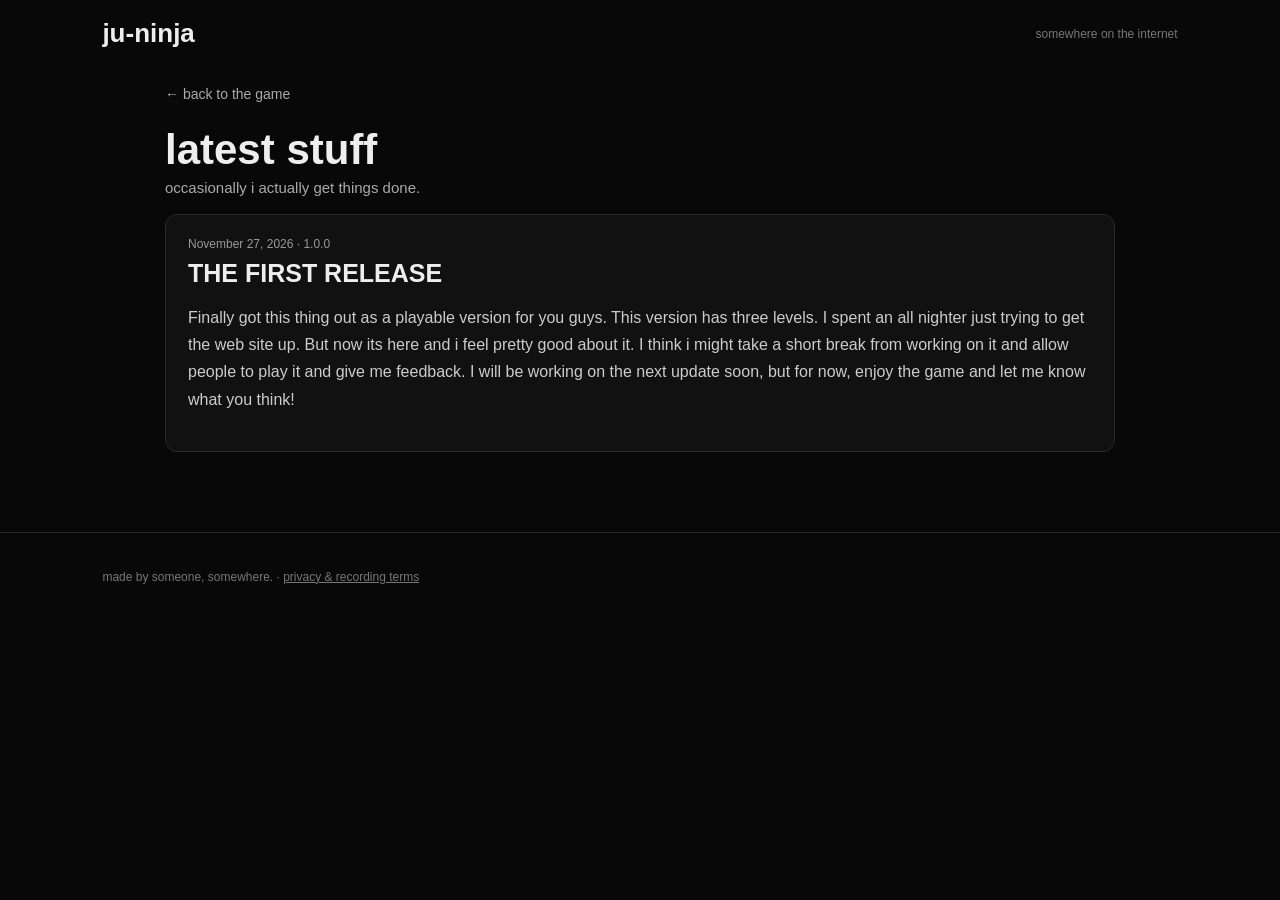
<file: devlog.html>
<!DOCTYPE html>
<html lang="en">
<head>
    <meta charset="UTF-8">
    <meta name="viewport" content="width=device-width, initial-scale=1.0">
    <title>devlog · ju-ninja</title>
    <link rel="stylesheet" href="style.css">
</head>
<body>
    <header>
        <a class="wordmark" href="index.html">ju-ninja</a>
        <span>somewhere on the internet</span>
    </header>
    <main>
        <a class="log-back" href="index.html">← back to the game</a>
        <section class="introduction">
            <h1>latest stuff</h1>
            <p>occasionally i actually get things done.</p>
        </section>
        <div id="devlog-list"></div>
    </main>
    <footer><p>made by someone, somewhere. · <a href="privacy.html">privacy & recording terms</a></p></footer>
    <script src="devlogs.js"></script>
    <script src="devlog.js"></script>
</body>
</html>
</file>
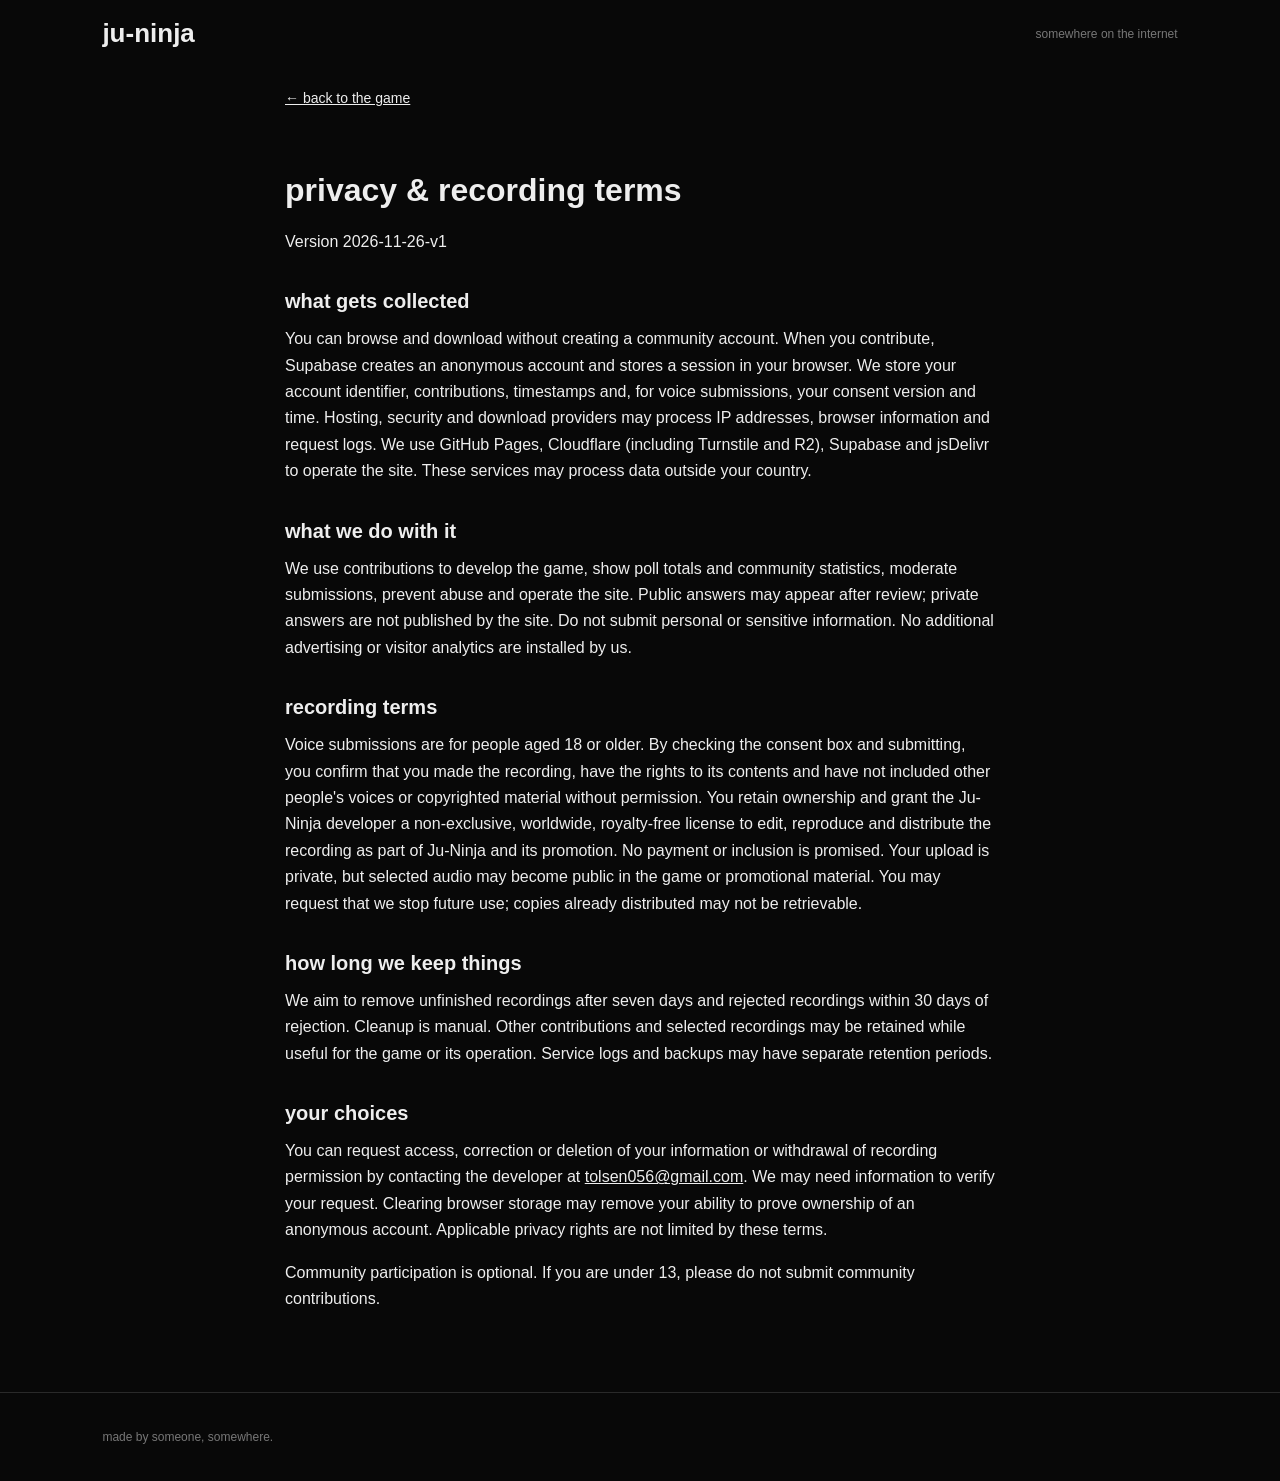
<file: privacy.html>
<!DOCTYPE html>
<html lang="en"><head><meta charset="UTF-8"><meta name="viewport" content="width=device-width, initial-scale=1.0"><title>privacy · ju-ninja</title><link rel="stylesheet" href="style.css"></head><body>
<header><a class="wordmark" href="index.html">ju-ninja</a><span>somewhere on the internet</span></header>
<main class="policy-page"><a class="log-back" href="index.html">← back to the game</a><h1>privacy & recording terms</h1><p>Version 2026-11-26-v1</p>
<h2>what gets collected</h2><p>You can browse and download without creating a community account. When you contribute, Supabase creates an anonymous account and stores a session in your browser. We store your account identifier, contributions, timestamps and, for voice submissions, your consent version and time. Hosting, security and download providers may process IP addresses, browser information and request logs. We use GitHub Pages, Cloudflare (including Turnstile and R2), Supabase and jsDelivr to operate the site. These services may process data outside your country.</p>
<h2>what we do with it</h2><p>We use contributions to develop the game, show poll totals and community statistics, moderate submissions, prevent abuse and operate the site. Public answers may appear after review; private answers are not published by the site. Do not submit personal or sensitive information. No additional advertising or visitor analytics are installed by us.</p>
<h2 id="voice">recording terms</h2><p>Voice submissions are for people aged 18 or older. By checking the consent box and submitting, you confirm that you made the recording, have the rights to its contents and have not included other people's voices or copyrighted material without permission. You retain ownership and grant the Ju-Ninja developer a non-exclusive, worldwide, royalty-free license to edit, reproduce and distribute the recording as part of Ju-Ninja and its promotion. No payment or inclusion is promised. Your upload is private, but selected audio may become public in the game or promotional material. You may request that we stop future use; copies already distributed may not be retrievable.</p>
<h2>how long we keep things</h2><p>We aim to remove unfinished recordings after seven days and rejected recordings within 30 days of rejection. Cleanup is manual. Other contributions and selected recordings may be retained while useful for the game or its operation. Service logs and backups may have separate retention periods.</p>
<h2>your choices</h2><p>You can request access, correction or deletion of your information or withdrawal of recording permission by contacting the developer at <a href="mailto:tolsen056@gmail.com">tolsen056@gmail.com</a>. We may need information to verify your request. Clearing browser storage may remove your ability to prove ownership of an anonymous account. Applicable privacy rights are not limited by these terms.</p>
<p>Community participation is optional. If you are under 13, please do not submit community contributions.</p></main><footer><p>made by someone, somewhere.</p></footer></body></html>
</file>
<file: style.css>
/* General */

*
{
    box-sizing: border-box;
}

body
{
    background-color: #080808;
    color: #EEEEEE;
    font-family: Arial, sans-serif;
    margin: 0;
}

/* Header */

header
{
    display: flex;
    justify-content: space-between;
    align-items: center;
    gap: 0;
    padding: 18px 8%;
}

.wordmark
{
    color: #EEEEEE;
    font-size: 26px;
    font-weight: bold;
    text-decoration: none;
}

header span
{
    color: #777777;
    font-size: 12px;
    text-align: right;
    margin-left: auto;
}

/* Main content */

main
{
    max-width: 1000px;
    margin: 18px auto 80px;
    padding: 0 25px;
}

/* Introduction */

.introduction
{
    margin-bottom: 18px;
}

.introduction h1
{
    font-size: clamp(28px, 4vw, 42px);
    margin: 0 0 5px;
}

.introduction p
{
    color: #AAAAAA;
    font-size: 15px;
    margin: 0;
}

/* Small labels */

.eyebrow
{
    color: #BE102F;
    font-size: 11px;
    letter-spacing: 2px;
    margin: 0 0 12px;
}

/* Gameplay and download */

.game
{
    margin-bottom: 8px;
}

.game-image
{
    display: block;
    width: 100%;
    aspect-ratio: 3 / 1;
    border-radius: 12px;
    object-fit: cover;
    background-color: #202020;
}

.download-button
{
    text-decoration: none;
    box-sizing: border-box;
    display: block;
    width: 100%;
    margin: 8px 0 0;
    padding: 12px 22px;
    border-radius: 12px;
    background-color: #BE102F;
    color: #FFFFFF;
    border: none;
    text-align: center;
    font-size: 13px;
    line-height: 1.5;
    cursor: pointer;
    transition: background-color 0.2s;
}

.download-button strong
{
    display: block;
    font-size: 19px;
    margin-bottom: 3px;
}

.download-button span
{
    display: block;
    font-size: 12px;
}

.download-button:hover
{
    background-color: #D52A49;
}

/* Devlog and community entry points */

.feature-links
{
    display: grid;
    grid-template-columns: 1fr 1fr;
    gap: 18px;
    margin-bottom: 85px;
}

.feature-card
{
    min-width: 0;
    background-color: #111111;
    border: 1px solid #292929;
    padding: 22px;
}

.feature-card h2
{
    font-size: 25px;
    margin: 8px 0 10px;
}

.feature-card p:not(.eyebrow)
{
    color: #AAAAAA;
    font-size: 13px;
    line-height: 1.6;
    min-height: 42px;
}

.feature-card a
{
    display: inline-block;
    color: #BE102F;
    text-decoration: none;
    font-size: 13px;
    margin-top: 8px;
}

.feature-card a:hover
{
    color: #D52A49;
}

/* Community features */

.community
{
    margin-bottom: 90px;
    scroll-margin-top: 25px;
}

.community-heading
{
    margin-bottom: 25px;
}

.community-heading h2
{
    font-size: 30px;
    margin: 8px 0;
}

.community-grid
{
    display: grid;
    grid-template-columns: 1fr 1fr;
    gap: 18px;
    align-items: stretch;
}

.community-card
{
    background-color: #111111;
    border: 1px solid #292929;
    padding: 22px;
    min-width: 0;
}

.card-topline,
.results-heading,
.answers-heading
{
    display: flex;
    justify-content: space-between;
    align-items: center;
    gap: 12px;
}

.card-label,
.question-count,
.poll-status
{
    color: #888888;
    font-size: 10px;
    letter-spacing: 1.4px;
}

.poll-status
{
    color: #BE102F;
}

.community-card h3
{
    font-size: 21px;
    line-height: 1.35;
    margin: 24px 0 10px;
}

.question-subtext
{
    color: #888888;
    font-size: 13px;
    line-height: 1.5;
    min-height: 20px;
}

#answer-input
{
    width: 100%;
    resize: vertical;
    min-height: 85px;
    background: #080808;
    color: #EEEEEE;
    border: 1px solid #333333;
    padding: 12px;
    font: inherit;
    font-size: 13px;
    margin-top: 12px;
}

#answer-input:focus
{
    outline: 1px solid #BE102F;
    border-color: #BE102F;
}

.sharing-choice
{
    display: grid;
    gap: 9px;
    margin-top: 15px;
}

.sharing-title
{
    color: #AAAAAA;
    font-size: 12px;
    margin-bottom: 2px;
}

.sharing-choice label
{
    color: #BBBBBB;
    font-size: 12px;
    display: flex;
    align-items: center;
    gap: 8px;
    cursor: pointer;
}

input[type="radio"]
{
    accent-color: #BE102F;
}

.question-actions
{
    display: flex;
    align-items: center;
    gap: 16px;
    flex-wrap: wrap;
    margin-top: 8px;
}

.community-card button
{
    background-color: #BE102F;
    color: #FFFFFF;
    border: none;
    padding: 12px 18px;
    font-size: 13px;
    cursor: pointer;
    margin-top: 10px;
}

.community-card button:hover
{
    background-color: #D52A49;
}

.community-card button:disabled
{
    background-color: #555555;
    cursor: not-allowed;
}

.text-button
{
    background: none !important;
    color: #AAAAAA !important;
    padding: 12px 4px !important;
}

.text-button:hover
{
    background: none !important;
    color: #FFFFFF !important;
}

.form-message
{
    color: #BE8A95;
    font-size: 12px;
    min-height: 16px;
    line-height: 1.4;
}

.tiny-note
{
    color: #666666;
    font-size: 10px;
    line-height: 1.5;
    margin-top: 18px;
}

.poll-options
{
    display: grid;
    gap: 9px;
    margin-top: 24px;
}

.poll-option
{
    display: flex;
    align-items: center;
    gap: 10px;
    padding: 12px;
    border: 1px solid #303030;
    color: #CCCCCC;
    font-size: 13px;
    cursor: pointer;
    transition: border-color 0.2s, background-color 0.2s;
}

.poll-option:hover
{
    border-color: #777777;
    background-color: #181818;
}

.poll-option:has(input:checked)
{
    border-color: #BE102F;
    background-color: #1C1013;
}

.poll-option input
{
    accent-color: #BE102F;
}

.poll-results
{
    border-top: 1px solid #303030;
    margin-top: 24px;
    padding-top: 18px;
}

.results-heading
{
    color: #AAAAAA;
    font-size: 11px;
    margin-bottom: 15px;
}

.result-row
{
    margin: 13px 0;
}

.result-label
{
    display: flex;
    justify-content: space-between;
    gap: 10px;
    color: #BBBBBB;
    font-size: 12px;
    margin-bottom: 6px;
}

.result-track
{
    height: 6px;
    background: #303030;
    overflow: hidden;
}

.result-fill
{
    height: 100%;
    background: #BE102F;
    transition: width 0.3s;
}

.answers-section
{
    margin-top: 60px;
}

.answers-heading
{
    margin-bottom: 18px;
}

.answers-heading h3
{
    font-size: 23px;
    margin: 0;
}

.answer-total
{
    color: #777777;
    font-size: 11px;
}

.community-answers
{
    display: grid;
    gap: 10px;
}

.answer-item
{
    background: #111111;
    border-left: 2px solid #BE102F;
    padding: 15px 18px;
}

.answer-item p
{
    color: #DDDDDD;
    font-size: 13px;
    line-height: 1.6;
    margin: 0;
    overflow-wrap: anywhere;
}

.answer-item span
{
    color: #666666;
    font-size: 10px;
    display: block;
    margin-top: 8px;
}

.empty-answers
{
    color: #777777;
    font-size: 13px;
    padding: 18px 0;
}

.contribution-card
{
    display: flex;
    justify-content: space-between;
    align-items: center;
    gap: 25px;
    border-top: 1px solid #292929;
    border-bottom: 1px solid #292929;
    margin-top: 55px;
    padding: 25px 0;
}

.contribution-card h3
{
    font-size: 21px;
    margin: 0 0 8px;
}

.contribution-card p
{
    color: #999999;
    font-size: 13px;
    line-height: 1.6;
    margin: 0;
}

.contribution-note
{
    max-width: 230px;
    color: #666666 !important;
    font-size: 11px !important;
}

/* Accessibility */

.sr-only
{
    position: absolute;
    width: 1px;
    height: 1px;
    padding: 0;
    margin: -1px;
    overflow: hidden;
    clip: rect(0, 0, 0, 0);
    white-space: nowrap;
    border: 0;
}

/* Footer */

footer
{
    border-top: 1px solid #292929;
    padding: 25px 8%;
    color: #777777;
    font-size: 12px;
}

/* Mobile */

@media (max-width: 700px)
{
    .community-grid
    {
        grid-template-columns: 1fr;
    }

    .contribution-card
    {
        display: block;
    }

    .contribution-note
    {
        margin-top: 18px !important;
    }
}

@media (max-width: 600px)
{
    header
    {
        padding: 16px 20px;
    }

    .wordmark
    {
        font-size: 22px;
    }

    .game-image
    {
        aspect-ratio: 16 / 9;
    }

    main
    {
        margin: 25px auto 60px;
        padding: 0 18px;
    }

    .download-button
    {
        padding: 15px;
        font-size: 12px;
    }

    .download-button strong
    {
        font-size: 15px;
    }

    .feature-links
    {
        grid-template-columns: 1fr;
        gap: 12px;
        margin-bottom: 65px;
    }

    .feature-card
    {
        padding: 18px;
    }

    .feature-card p:not(.eyebrow)
    {
        min-height: 0;
    }

    .community-heading h2
    {
        font-size: 26px;
    }

    .community-card
    {
        padding: 18px;
    }
}

/* Rotating engagement */
[hidden] { display: none !important; }
.community { margin: 0 0 20px; background: #111111; border: 1px solid #292929; border-radius: 12px; padding: 16px; }
.rotation-header { color: #AAAAAA; font-size: 13px; }
.rotation-controls { display: flex; gap: 6px; }
.rotation-controls button { background: #222; color: #eee; border: 1px solid #333; border-radius: 5px; padding: 7px 10px; cursor: pointer; }
.rotation-stage { min-height: 360px; }
.rotation-stage .community-card { border: 0; padding: 14px 0; animation: reveal .25s ease; }
.rotation-stage h3 { margin-top: 12px; }
.rotation-track { height: 3px; background: #333; border-radius: 4px; overflow: hidden; }
#rotation-progress { height: 100%; width: 0; background: #BE102F; }
.voice-card input, .voice-card audio { display: block; max-width: 100%; margin: 16px 0; }
.devlog .feature-card { border-radius: 12px; }
@keyframes reveal { from { opacity: 0; transform: translateX(8px); } to { opacity: 1; transform: translateX(0); } }
@media (prefers-reduced-motion: reduce) { .rotation-stage .community-card { animation: none; } }

/* Keep the remaining navigation arrows on the right. */
.rotation-header { position: absolute; top: 12px; right: 16px; justify-content: flex-end; }
.community { position: relative; }
.rotation-stage .community-card { padding-top: 0; }
.rotation-stage .community-card > :first-child { margin-top: 0; padding-right: 86px; }

/* Devlog */
.log-back { display: inline-block; color: #AAAAAA; text-decoration: none; margin-bottom: 24px; font-size: 14px; }
.log-back:hover { color: #EEEEEE; }
.log-post { background: #111111; border: 1px solid #292929; border-radius: 12px; padding: 22px; margin: 16px 0; overflow-wrap: anywhere; }
.log-post h2 { margin: 8px 0 16px; font-size: 25px; }
.log-meta, .feature-card p.log-meta { color: #999999; font-size: 12px; min-height: 0; margin: 0; }
.log-body { color: #CCCCCC; line-height: 1.7; white-space: pre-wrap; }
.log-post img { display: block; width: 100%; height: auto; border-radius: 8px; margin-top: 16px; }
#latest-title { margin-bottom: 6px; }

#voice-consent { display: inline; margin: 0 6px 0 0; }
.voice-card label { font-size: 13px; color: #BBBBBB; }

/* Microphone recorder */
.recorder { border: 1px solid #333; border-radius: 10px; padding: 16px; margin: 16px 0; text-align: center; }
#voice-wave { display: block; width: 100%; height: 60px; }
#voice-timer { font-size: 22px; font-variant-numeric: tabular-nums; margin: 8px 0; }
#voice-record { border-radius: 24px; }
.recorder .tiny-note { margin: 10px 0 0; }

/* Community statistics and touch controls */
.community-stats { background:#111; border:1px solid #292929; border-radius:12px; padding:16px; margin:0 0 20px; }
.community-stats h3 { margin:0 0 16px; font-size:18px; }
.stats-grid { display:grid; grid-template-columns:repeat(4,minmax(0,1fr)); gap:4px; text-align:center; }
.stats-grid strong { display:block; color:#D52A49; font-size:clamp(16px,4vw,30px); overflow-wrap:anywhere; }
.stats-grid span, #stats-total { color:#aaa; font-size:12px; overflow-wrap:anywhere; }
#stats-total { text-align:center; border-top:1px solid #333; padding-top:12px; margin-bottom:0; }
#voice-wave, #voice-preview { max-width:100%; }
.voice-card label { overflow-wrap:anywhere; }
@media (max-width:600px) {
    .community-card button, .rotation-controls button { min-height:44px; }
    .rotation-controls button { min-width:44px; }
    .rotation-stage .community-card > :first-child { padding-right:104px; }
    #answer-input { font-size:16px; }
    .poll-option, .sharing-choice label { min-height:44px; font-size:14px; }
    .voice-card input[type=file] { width:100%; }
    .voice-card label { font-size:14px; }
    .community-card audio { width:100%; }
}

#human-check[hidden] { display: none; }
#human-check { position: fixed; inset: 0; z-index: 1000; background: rgba(0,0,0,.85); display: grid; place-items: center; padding: 16px; overflow: auto; }
.human-panel { width: min(100%, 400px); box-sizing: border-box; background: #151515; border: 1px solid #444; border-radius: 16px; padding: 20px; }
.human-panel p { margin: 12px 0; }
#human-widget { margin: 16px 0; min-height: 65px; }
#human-cancel { min-height: 44px; padding: 8px 18px; background: #252525; color: #eee; border: 1px solid #555; border-radius: 8px; cursor: pointer; }

.policy-page { max-width: 760px; line-height: 1.65; }
.policy-page h1 { margin: 30px 0 12px; }
.policy-page h2 { margin: 30px 0 8px; font-size: 1.25rem; }
.policy-page p { margin: 0 0 16px; }
.policy-page a, footer a, .voice-card a { color: inherit; text-decoration: underline; }

@media (max-width:420px) { .stats-grid span { font-size:10px; } .community-stats { padding:12px; } }
</file>
